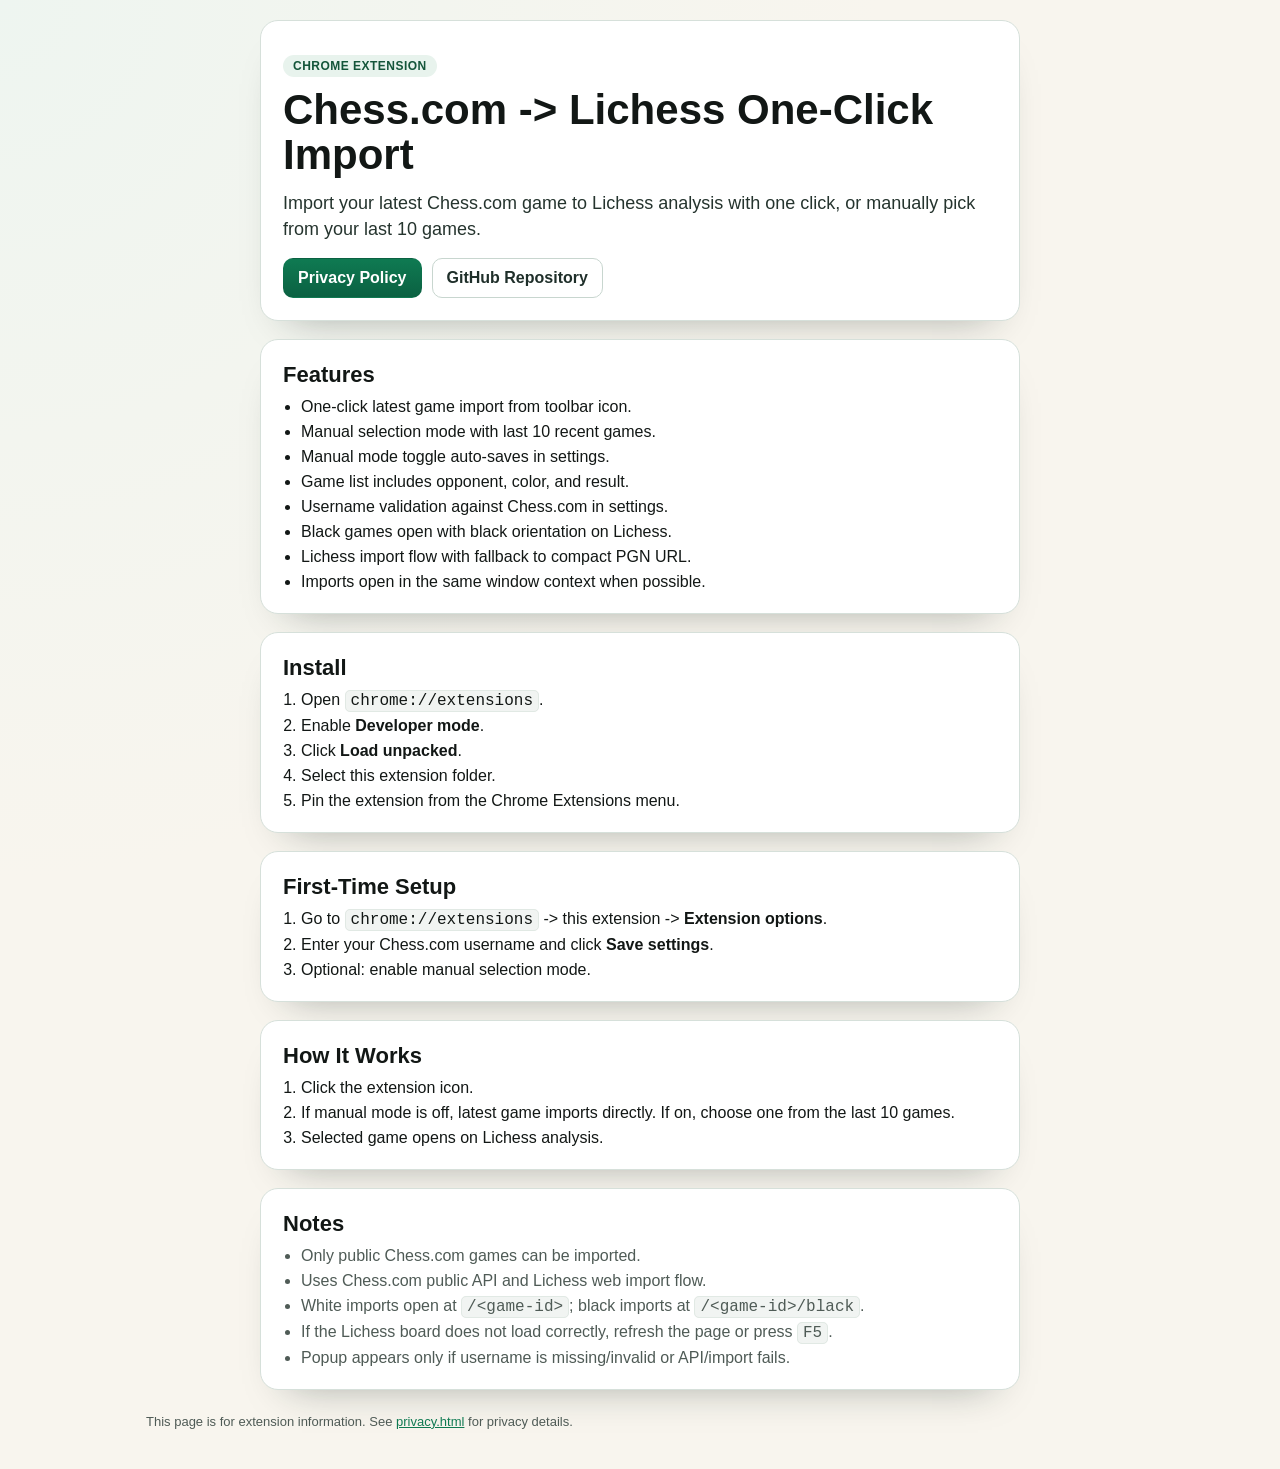
<file: index.html>
<!doctype html>
<html lang="en">
  <head>
    <meta charset="utf-8" />
    <meta name="viewport" content="width=device-width, initial-scale=1" />
    <title>Chess.com -> Lichess One-Click Import</title>
    <meta
      name="description"
      content="Chrome extension that imports your latest Chess.com game to Lichess analysis in one click."
    />
    <style>
      :root {
        --bg-1: #eef5f0;
        --bg-2: #f8f5ee;
        --card: #ffffff;
        --text: #121715;
        --muted: #4f5b56;
        --line: #d6e0da;
        --accent: #0f7a52;
        --accent-2: #0b6142;
      }

      * {
        box-sizing: border-box;
      }

      body {
        margin: 0;
        font-family: "Avenir Next", "Nunito Sans", "Segoe UI", sans-serif;
        color: var(--text);
        background: radial-gradient(circle at 0% 0%, var(--bg-1), var(--bg-2) 45%);
      }

      .wrap {
        max-width: 1020px;
        margin: 0 auto;
        padding: 20px 16px 40px;
      }

      .hero {
        display: grid;
        gap: 18px;
        grid-template-columns: 1fr;
        align-items: stretch;
      }

      .panel {
        background: var(--card);
        border: 1px solid var(--line);
        border-radius: 18px;
        padding: 22px;
        width: 100%;
        max-width: 760px;
        margin: 0 auto;
        box-shadow: 0 22px 40px -28px rgba(18, 33, 27, 0.4);
      }

      .eyebrow {
        display: inline-block;
        margin-bottom: 10px;
        padding: 4px 10px;
        border-radius: 999px;
        background: #e8f3ed;
        color: #14553a;
        font-weight: 700;
        font-size: 12px;
        letter-spacing: 0.04em;
        text-transform: uppercase;
      }

      h1 {
        margin: 0;
        font-size: clamp(28px, 5vw, 42px);
        line-height: 1.08;
      }

      .lead {
        margin: 12px 0 0;
        color: #25342e;
        font-size: 18px;
        line-height: 1.45;
      }

      .cta {
        margin-top: 16px;
        display: flex;
        flex-wrap: wrap;
        gap: 10px;
      }

      .btn {
        display: inline-block;
        padding: 10px 14px;
        border-radius: 10px;
        border: 1px solid transparent;
        text-decoration: none;
        font-weight: 700;
      }

      .btn-primary {
        background: linear-gradient(180deg, var(--accent), var(--accent-2));
        color: #fff;
      }

      .btn-ghost {
        border-color: #c8d6cf;
        color: #1f2f2a;
        background: #fff;
      }

      .list {
        margin: 0;
        padding-left: 18px;
      }

      .list li + li {
        margin-top: 7px;
      }

      .grid {
        display: grid;
        margin-top: 18px;
        gap: 18px;
        grid-template-columns: 1fr;
      }

      h2 {
        margin: 0 0 10px;
        font-size: 22px;
      }

      .muted {
        color: var(--muted);
      }

      code {
        background: #f1f4f2;
        border: 1px solid #e1e9e4;
        border-radius: 5px;
        padding: 1px 5px;
        font-family: ui-monospace, SFMono-Regular, Menlo, Monaco, Consolas, "Liberation Mono",
          monospace;
      }

      .steps {
        margin: 0;
        padding-left: 18px;
      }

      .steps li + li {
        margin-top: 7px;
      }

      footer {
        margin-top: 24px;
        font-size: 13px;
        color: var(--muted);
      }

      a {
        color: var(--accent);
      }

      @media (max-width: 900px) {
        .panel {
          max-width: 100%;
        }
      }
    </style>
  </head>
  <body>
    <main class="wrap">
      <section class="hero">
        <article class="panel">
          <p class="eyebrow">Chrome Extension</p>
          <h1>Chess.com -> Lichess One-Click Import</h1>
          <p class="lead">
            Import your latest Chess.com game to Lichess analysis with one click, or manually pick
            from your last 10 games.
          </p>
          <div class="cta">
            <a class="btn btn-primary" href="privacy.html">Privacy Policy</a>
            <a
              class="btn btn-ghost"
              href="https://github.com/sabirmostofa/chess-game-analyser"
              target="_blank"
              rel="noopener noreferrer"
              >GitHub Repository</a
            >
          </div>
        </article>

        <aside class="panel">
          <h2>Features</h2>
          <ul class="list">
            <li>One-click latest game import from toolbar icon.</li>
            <li>Manual selection mode with last 10 recent games.</li>
            <li>Manual mode toggle auto-saves in settings.</li>
            <li>Game list includes opponent, color, and result.</li>
            <li>Username validation against Chess.com in settings.</li>
            <li>Black games open with black orientation on Lichess.</li>
            <li>Lichess import flow with fallback to compact PGN URL.</li>
            <li>Imports open in the same window context when possible.</li>
          </ul>
        </aside>
      </section>

      <section class="grid">
        <article class="panel">
          <h2>Install</h2>
          <ol class="steps">
            <li>Open <code>chrome://extensions</code>.</li>
            <li>Enable <strong>Developer mode</strong>.</li>
            <li>Click <strong>Load unpacked</strong>.</li>
            <li>Select this extension folder.</li>
            <li>Pin the extension from the Chrome Extensions menu.</li>
          </ol>
        </article>

        <article class="panel">
          <h2>First-Time Setup</h2>
          <ol class="steps">
            <li>
              Go to <code>chrome://extensions</code> -> this extension ->
              <strong>Extension options</strong>.
            </li>
            <li>Enter your Chess.com username and click <strong>Save settings</strong>.</li>
            <li>Optional: enable manual selection mode.</li>
          </ol>
        </article>
      </section>

      <section class="grid">
        <article class="panel">
          <h2>How It Works</h2>
          <ol class="steps">
            <li>Click the extension icon.</li>
            <li>
              If manual mode is off, latest game imports directly. If on, choose one from the last
              10 games.
            </li>
            <li>Selected game opens on Lichess analysis.</li>
          </ol>
        </article>

        <article class="panel">
          <h2>Notes</h2>
          <ul class="list muted">
            <li>Only public Chess.com games can be imported.</li>
            <li>Uses Chess.com public API and Lichess web import flow.</li>
            <li>White imports open at <code>/&lt;game-id&gt;</code>; black imports at <code>/&lt;game-id&gt;/black</code>.</li>
            <li>If the Lichess board does not load correctly, refresh the page or press <code>F5</code>.</li>
            <li>Popup appears only if username is missing/invalid or API/import fails.</li>
          </ul>
        </article>
      </section>

      <footer>
        This page is for extension information. See <a href="privacy.html">privacy.html</a> for
        privacy details.
      </footer>
    </main>
  </body>
</html>
</file>
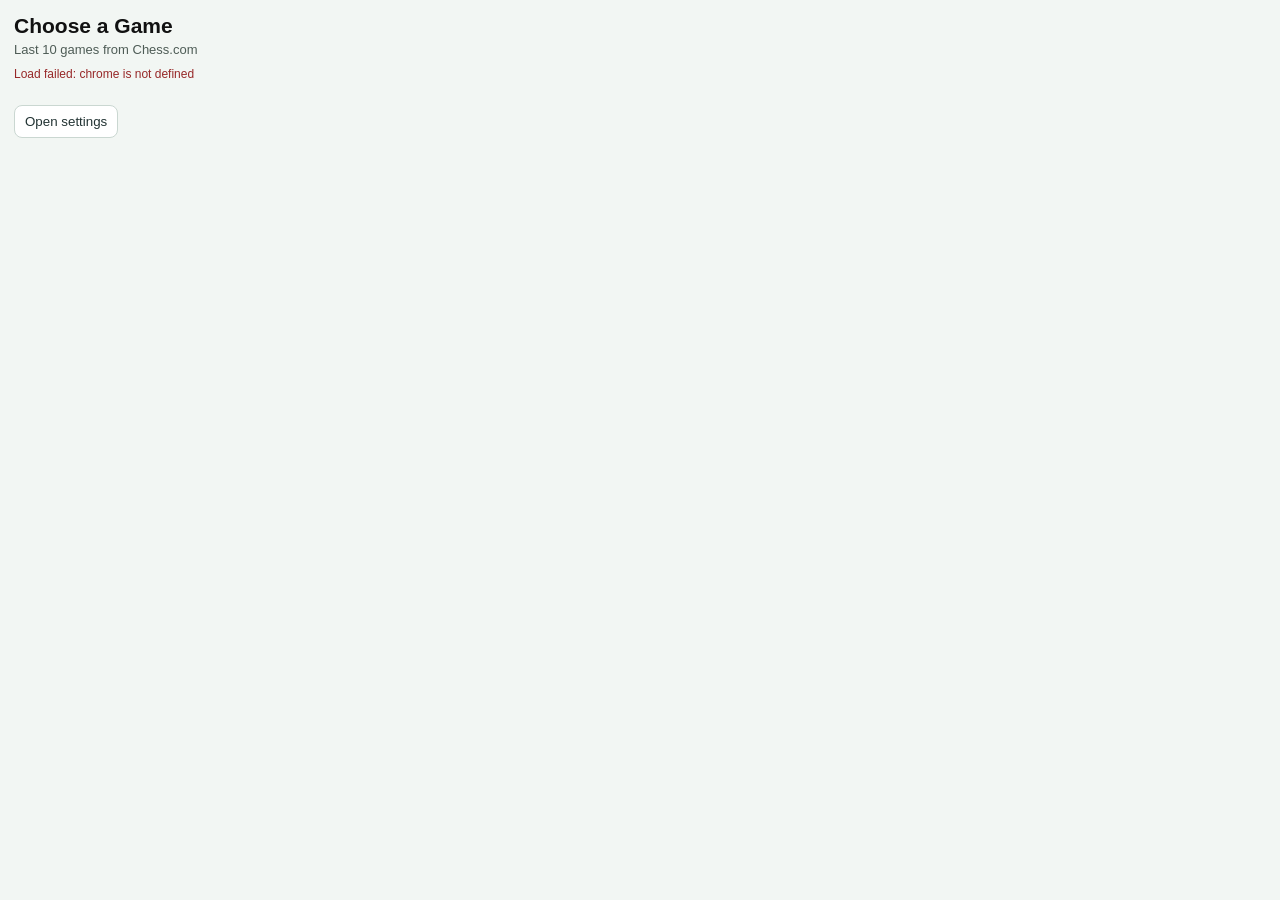
<file: chooser.html>
<!doctype html>
<html lang="en">
  <head>
    <meta charset="utf-8" />
    <meta name="viewport" content="width=device-width, initial-scale=1" />
    <title>Select Game</title>
    <link rel="stylesheet" href="chooser.css" />
  </head>
  <body>
    <main class="page">
      <h1>Choose a Game</h1>
      <p id="subtitle" class="subtitle">Last 10 games from Chess.com</p>
      <p id="status" class="status" role="status" aria-live="polite"></p>

      <div id="games" class="games"></div>

      <div class="actions">
        <button id="settingsBtn" type="button" class="ghost">Open settings</button>
      </div>
    </main>

    <script src="chooser.js"></script>
  </body>
</html>
</file>
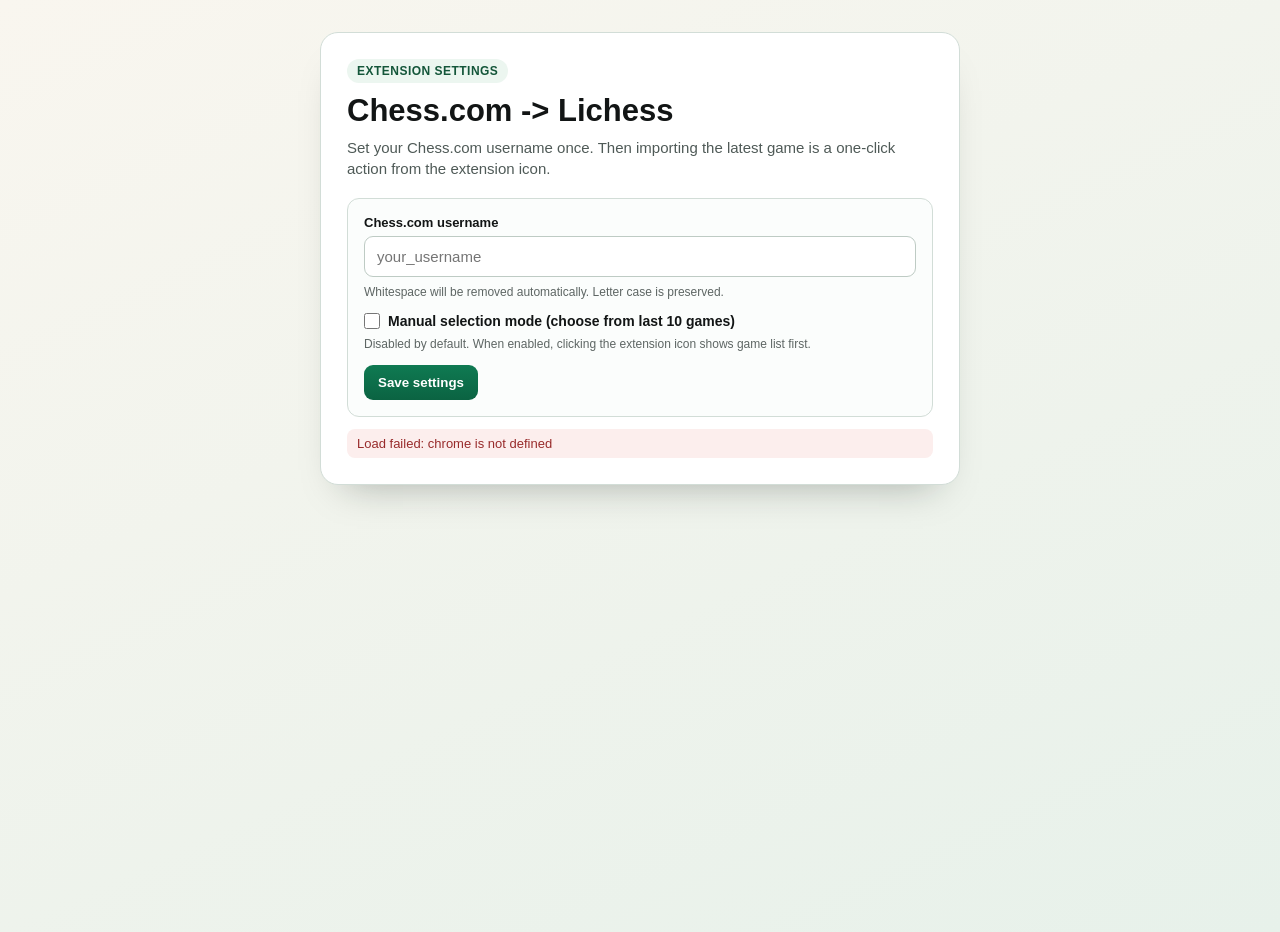
<file: options.html>
<!doctype html>
<html lang="en">
  <head>
    <meta charset="utf-8" />
    <meta name="viewport" content="width=device-width, initial-scale=1" />
    <title>Extension Settings</title>
    <link rel="stylesheet" href="options.css" />
  </head>
  <body>
    <main class="page">
      <div class="eyebrow">Extension Settings</div>
      <h1>Chess.com -> Lichess</h1>
      <p class="hint">
        Set your Chess.com username once. Then importing the latest game is a one-click action from
        the extension icon.
      </p>

      <form id="settingsForm" class="panel">
        <label for="username">Chess.com username</label>
        <input id="username" type="text" autocomplete="off" placeholder="your_username" />
        <p class="field-note">Whitespace will be removed automatically. Letter case is preserved.</p>

        <label class="toggle">
          <input id="manualSelectionEnabled" type="checkbox" />
          <span>Manual selection mode (choose from last 10 games)</span>
        </label>
        <p class="field-note">Disabled by default. When enabled, clicking the extension icon shows game list first.</p>

        <div class="actions">
          <button id="saveBtn" type="submit">Save settings</button>
        </div>
      </form>

      <p id="status" role="status" aria-live="polite"></p>
    </main>
    <script src="options.js"></script>
  </body>
</html>
</file>
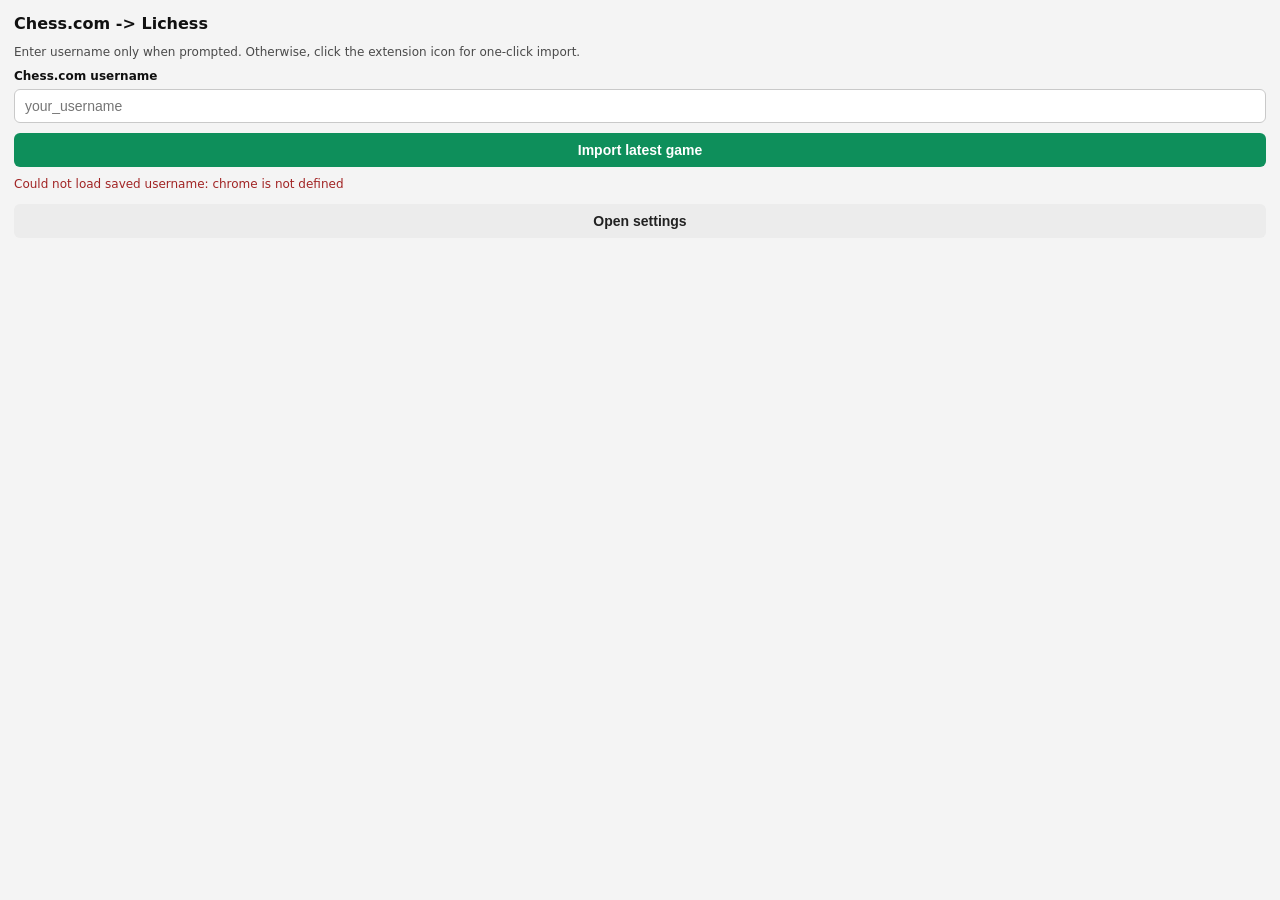
<file: popup.html>
<!doctype html>
<html lang="en">
  <head>
    <meta charset="utf-8" />
    <meta name="viewport" content="width=device-width, initial-scale=1" />
    <title>Import latest game</title>
    <link rel="stylesheet" href="popup.css" />
  </head>
  <body>
    <main class="card">
      <h1>Chess.com -> Lichess</h1>
      <p class="hint">
        Enter username only when prompted. Otherwise, click the extension icon for one-click import.
      </p>

      <label for="username">Chess.com username</label>
      <input id="username" type="text" autocomplete="off" placeholder="your_username" />

      <button id="importBtn" type="button">Import latest game</button>
      <p id="status" role="status" aria-live="polite"></p>
      <button id="settingsBtn" type="button" class="ghost">Open settings</button>
    </main>
    <script src="popup.js"></script>
  </body>
</html>
</file>
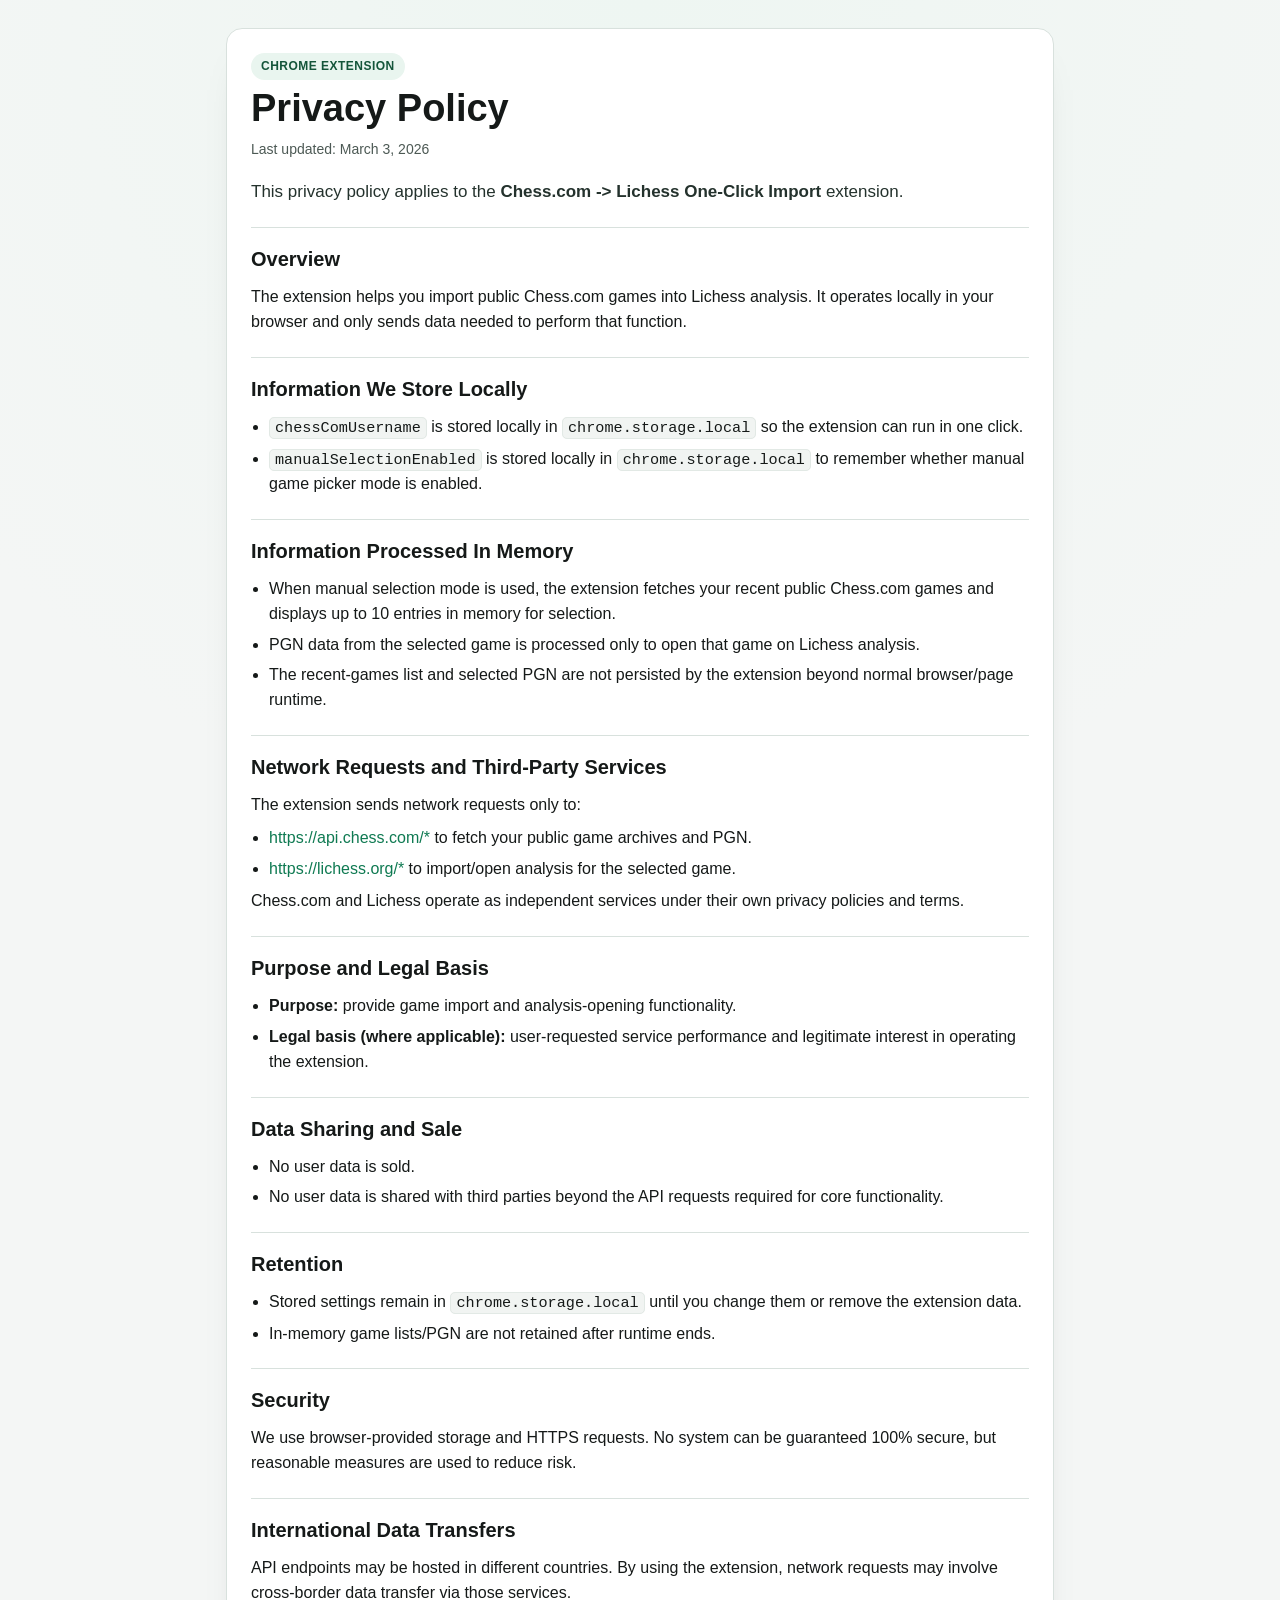
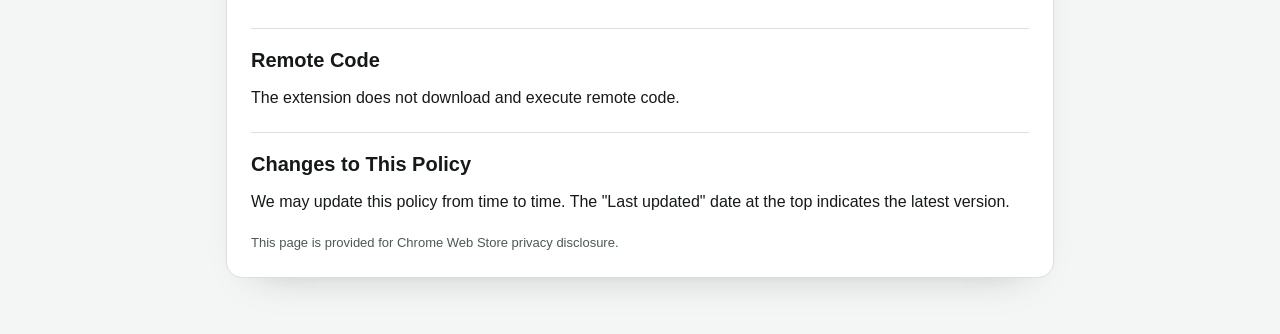
<file: privacy.html>
<!doctype html>
<html lang="en">
  <head>
    <meta charset="utf-8" />
    <meta name="viewport" content="width=device-width, initial-scale=1" />
    <title>Privacy Policy | Chess.com -> Lichess One-Click Import</title>
    <meta
      name="description"
      content="Privacy policy for the Chess.com to Lichess One-Click Import Chrome extension."
    />
    <style>
      :root {
        --bg: #f4f6f5;
        --card: #ffffff;
        --text: #151918;
        --muted: #4c5954;
        --line: #d8e1dd;
        --accent: #0f7a52;
      }

      * {
        box-sizing: border-box;
      }

      body {
        margin: 0;
        font-family: "Avenir Next", "Nunito Sans", "Segoe UI", sans-serif;
        background: radial-gradient(circle at top, #eef6f2, var(--bg) 42%);
        color: var(--text);
        line-height: 1.55;
      }

      .wrap {
        max-width: 860px;
        margin: 28px auto;
        padding: 0 16px 28px;
      }

      .card {
        background: var(--card);
        border: 1px solid var(--line);
        border-radius: 16px;
        padding: 24px;
        box-shadow: 0 18px 40px -30px rgba(18, 31, 24, 0.36);
      }

      .kicker {
        display: inline-block;
        margin: 0 0 8px;
        padding: 4px 10px;
        border-radius: 999px;
        background: #e9f5ef;
        color: #14553a;
        font-size: 12px;
        font-weight: 700;
        letter-spacing: 0.04em;
        text-transform: uppercase;
      }

      h1 {
        margin: 0;
        font-size: clamp(28px, 4.5vw, 38px);
        line-height: 1.1;
      }

      .updated {
        margin: 10px 0 0;
        color: var(--muted);
        font-size: 14px;
      }

      .intro {
        margin: 18px 0 0;
        font-size: 17px;
        color: #24322d;
      }

      section {
        margin-top: 22px;
        padding-top: 16px;
        border-top: 1px solid var(--line);
      }

      h2 {
        margin: 0 0 10px;
        font-size: 20px;
      }

      p {
        margin: 0;
      }

      ul {
        margin: 8px 0 0 18px;
        padding: 0;
      }

      li + li {
        margin-top: 6px;
      }

      code {
        font-family: ui-monospace, SFMono-Regular, Menlo, Monaco, Consolas, "Liberation Mono",
          monospace;
        background: #f1f4f2;
        border: 1px solid #e2e9e5;
        border-radius: 5px;
        padding: 1px 5px;
        font-size: 0.95em;
      }

      a {
        color: var(--accent);
        text-decoration: none;
      }

      a:hover {
        text-decoration: underline;
      }

      footer {
        margin-top: 18px;
        color: var(--muted);
        font-size: 13px;
      }

      .notice {
        margin-top: 14px;
        padding: 10px 12px;
        border: 1px solid #f1d9b3;
        border-radius: 10px;
        background: #fff8ec;
        color: #5e4727;
        font-size: 14px;
      }
    </style>
  </head>
  <body>
    <main class="wrap">
      <article class="card">
        <p class="kicker">Chrome Extension</p>
        <h1>Privacy Policy</h1>
        <p class="updated">Last updated: March 3, 2026</p>
        <p class="intro">
          This privacy policy applies to the
          <strong>Chess.com -> Lichess One-Click Import</strong> extension.
        </p>
        <section>
          <h2>Overview</h2>
          <p>
            The extension helps you import public Chess.com games into Lichess analysis. It operates
            locally in your browser and only sends data needed to perform that function.
          </p>
        </section>

        <section>
          <h2>Information We Store Locally</h2>
          <ul>
            <li>
              <code>chessComUsername</code> is stored locally in <code>chrome.storage.local</code>
              so the extension can run in one click.
            </li>
            <li>
              <code>manualSelectionEnabled</code> is stored locally in
              <code>chrome.storage.local</code> to remember whether manual game picker mode is
              enabled.
            </li>
          </ul>
        </section>

        <section>
          <h2>Information Processed In Memory</h2>
          <ul>
            <li>
              When manual selection mode is used, the extension fetches your recent public
              Chess.com games and displays up to 10 entries in memory for selection.
            </li>
            <li>
              PGN data from the selected game is processed only to open that game on Lichess
              analysis.
            </li>
            <li>
              The recent-games list and selected PGN are not persisted by the extension beyond
              normal browser/page runtime.
            </li>
          </ul>
        </section>

        <section>
          <h2>Network Requests and Third-Party Services</h2>
          <p>The extension sends network requests only to:</p>
          <ul>
            <li>
              <a href="https://api.chess.com/" target="_blank" rel="noopener noreferrer"
                >https://api.chess.com/*</a
              >
              to fetch your public game archives and PGN.
            </li>
            <li>
              <a href="https://lichess.org/" target="_blank" rel="noopener noreferrer"
                >https://lichess.org/*</a
              >
              to import/open analysis for the selected game.
            </li>
          </ul>
          <p style="margin-top: 8px">
            Chess.com and Lichess operate as independent services under their own privacy policies
            and terms.
          </p>
        </section>

        <section>
          <h2>Purpose and Legal Basis</h2>
          <ul>
            <li><strong>Purpose:</strong> provide game import and analysis-opening functionality.</li>
            <li>
              <strong>Legal basis (where applicable):</strong> user-requested service performance
              and legitimate interest in operating the extension.
            </li>
          </ul>
        </section>

        <section>
          <h2>Data Sharing and Sale</h2>
          <ul>
            <li>No user data is sold.</li>
            <li>
              No user data is shared with third parties beyond the API requests required for core
              functionality.
            </li>
          </ul>
        </section>

        <section>
          <h2>Retention</h2>
          <ul>
            <li>
              Stored settings remain in <code>chrome.storage.local</code> until you change them or
              remove the extension data.
            </li>
            <li>In-memory game lists/PGN are not retained after runtime ends.</li>
          </ul>
        </section>

        <section>
          <h2>Security</h2>
          <p>
            We use browser-provided storage and HTTPS requests. No system can be guaranteed 100%
            secure, but reasonable measures are used to reduce risk.
          </p>
        </section>

        <section>
          <h2>International Data Transfers</h2>
          <p>
            API endpoints may be hosted in different countries. By using the extension, network
            requests may involve cross-border data transfer via those services.
          </p>
        </section>

        <section>
          <h2>Remote Code</h2>
          <p>The extension does not download and execute remote code.</p>
        </section>

        <section>
          <h2>Changes to This Policy</h2>
          <p>
            We may update this policy from time to time. The "Last updated" date at the top indicates
            the latest version.
          </p>
        </section>

        <footer>
          This page is provided for Chrome Web Store privacy disclosure.
        </footer>
      </article>
    </main>
  </body>
</html>
</file>
<file: chooser.css>
* {
  box-sizing: border-box;
}

body {
  margin: 0;
  font-family: "Avenir Next", "Nunito Sans", "Segoe UI", sans-serif;
  background: #f2f6f3;
  color: #111;
}

.page {
  padding: 14px;
  min-width: 380px;
}

h1 {
  margin: 0 0 4px;
  font-size: 21px;
}

.subtitle {
  margin: 0 0 10px;
  font-size: 13px;
  color: #4e5c56;
}

.status {
  min-height: 18px;
  margin: 0 0 10px;
  font-size: 12px;
}

.status.error {
  color: #972828;
}

.status.ok {
  color: #17603b;
}

.games {
  display: grid;
  gap: 8px;
}

.game {
  width: 100%;
  text-align: left;
  border: 1px solid #cfdbd5;
  background: #fff;
  border-radius: 10px;
  padding: 10px;
  cursor: pointer;
}

.game:hover:not([disabled]) {
  border-color: #0f7a52;
}

.row {
  display: flex;
  gap: 8px;
  justify-content: space-between;
  align-items: center;
}

.main {
  font-size: 14px;
  font-weight: 700;
}

.meta {
  margin-top: 4px;
  font-size: 12px;
  color: #4f5f59;
}

.badge {
  border-radius: 999px;
  padding: 2px 7px;
  font-size: 11px;
  font-weight: 700;
}

.badge.win {
  background: #eaf8f0;
  color: #145837;
}

.badge.loss {
  background: #fdeeee;
  color: #9a2a2a;
}

.badge.draw {
  background: #f0f2f1;
  color: #36433f;
}

.actions {
  margin-top: 10px;
}

.ghost {
  border: 1px solid #cad7d1;
  background: #fff;
  color: #233;
  border-radius: 8px;
  padding: 8px 10px;
  cursor: pointer;
}
</file>
<file: options.css>
:root {
  --bg-top: #f9f6ef;
  --bg-bottom: #e7f1ea;
  --card: #ffffff;
  --text: #121515;
  --muted: #4f5a57;
  --line: #d2ddd7;
  --accent: #0f7a52;
  --accent-strong: #0b6342;
  --status-ok-bg: #ecf8f1;
  --status-ok-text: #155d39;
  --status-error-bg: #fceeed;
  --status-error-text: #982b2b;
}

* {
  box-sizing: border-box;
}

body {
  margin: 0;
  min-height: 100vh;
  font-family: "Avenir Next", "Nunito Sans", "Segoe UI", sans-serif;
  background: linear-gradient(155deg, var(--bg-top), var(--bg-bottom));
  color: var(--text);
}

.page {
  max-width: 640px;
  margin: 32px auto;
  padding: 26px;
  background: var(--card);
  border: 1px solid var(--line);
  border-radius: 18px;
  box-shadow: 0 22px 38px -24px rgba(18, 28, 24, 0.35);
}

.eyebrow {
  display: inline-block;
  margin-bottom: 10px;
  padding: 5px 10px;
  border-radius: 999px;
  background: #ecf6f0;
  color: #14563a;
  font-size: 12px;
  font-weight: 700;
  letter-spacing: 0.04em;
  text-transform: uppercase;
}

h1 {
  margin: 0 0 8px;
  font-size: clamp(24px, 3vw, 31px);
  line-height: 1.15;
}

.hint {
  margin: 0 0 18px;
  color: var(--muted);
  font-size: 15px;
  line-height: 1.45;
}

.panel {
  padding: 16px;
  border: 1px solid var(--line);
  border-radius: 12px;
  background: #fbfdfc;
}

label {
  display: block;
  margin-bottom: 6px;
  font-size: 13px;
  font-weight: 700;
}

input {
  width: 100%;
  padding: 11px 12px;
  border: 1px solid #becbc4;
  border-radius: 9px;
  font-size: 15px;
  transition: border-color 140ms ease, box-shadow 140ms ease;
}

input:focus {
  outline: none;
  border-color: var(--accent);
  box-shadow: 0 0 0 3px rgba(15, 122, 82, 0.14);
}

.field-note {
  margin: 8px 0 0;
  font-size: 12px;
  color: #5e6664;
}

.toggle {
  display: flex;
  align-items: center;
  gap: 8px;
  margin-top: 14px;
  font-size: 14px;
  font-weight: 600;
}

.toggle input {
  width: 16px;
  height: 16px;
  margin: 0;
}

.actions {
  margin-top: 14px;
}

button {
  padding: 10px 14px;
  border: 0;
  border-radius: 9px;
  background: linear-gradient(180deg, var(--accent), var(--accent-strong));
  color: #fff;
  font-weight: 700;
  cursor: pointer;
  transition: transform 120ms ease, filter 120ms ease;
}

button:hover:not([disabled]) {
  transform: translateY(-1px);
  filter: brightness(1.03);
}

button[disabled] {
  opacity: 0.75;
  cursor: not-allowed;
}

#status {
  min-height: 23px;
  margin: 12px 0 0;
  padding: 7px 10px;
  border-radius: 8px;
  font-size: 13px;
}

#status.error {
  background: var(--status-error-bg);
  color: var(--status-error-text);
}

#status.ok {
  background: var(--status-ok-bg);
  color: var(--status-ok-text);
}

@media (max-width: 640px) {
  .page {
    margin: 14px;
    padding: 16px;
    border-radius: 14px;
  }

  h1 {
    font-size: 24px;
  }
}
</file>
<file: popup.css>
* {
  box-sizing: border-box;
}

body {
  margin: 0;
  min-width: 320px;
  font-family: ui-sans-serif, system-ui, -apple-system, "Segoe UI", sans-serif;
  background: #f4f4f4;
  color: #111;
}

.card {
  padding: 14px;
}

h1 {
  margin: 0 0 12px;
  font-size: 16px;
}

.hint {
  margin: 0 0 10px;
  font-size: 12px;
  color: #4a4a4a;
}

label {
  display: block;
  margin-bottom: 6px;
  font-size: 12px;
  font-weight: 600;
}

input {
  width: 100%;
  padding: 8px 10px;
  border: 1px solid #c9c9c9;
  border-radius: 6px;
  font-size: 14px;
}

button {
  width: 100%;
  margin-top: 10px;
  padding: 9px 10px;
  border: 0;
  border-radius: 6px;
  font-size: 14px;
  font-weight: 700;
  cursor: pointer;
  background: #0e8f5b;
  color: #fff;
}

button[disabled] {
  opacity: 0.7;
  cursor: not-allowed;
}

#status {
  min-height: 19px;
  margin: 10px 0 0;
  font-size: 12px;
}

#status.error {
  color: #a12424;
}

#status.ok {
  color: #175f30;
}

.ghost {
  margin-top: 8px;
  background: #ececec;
  color: #222;
}
</file>
